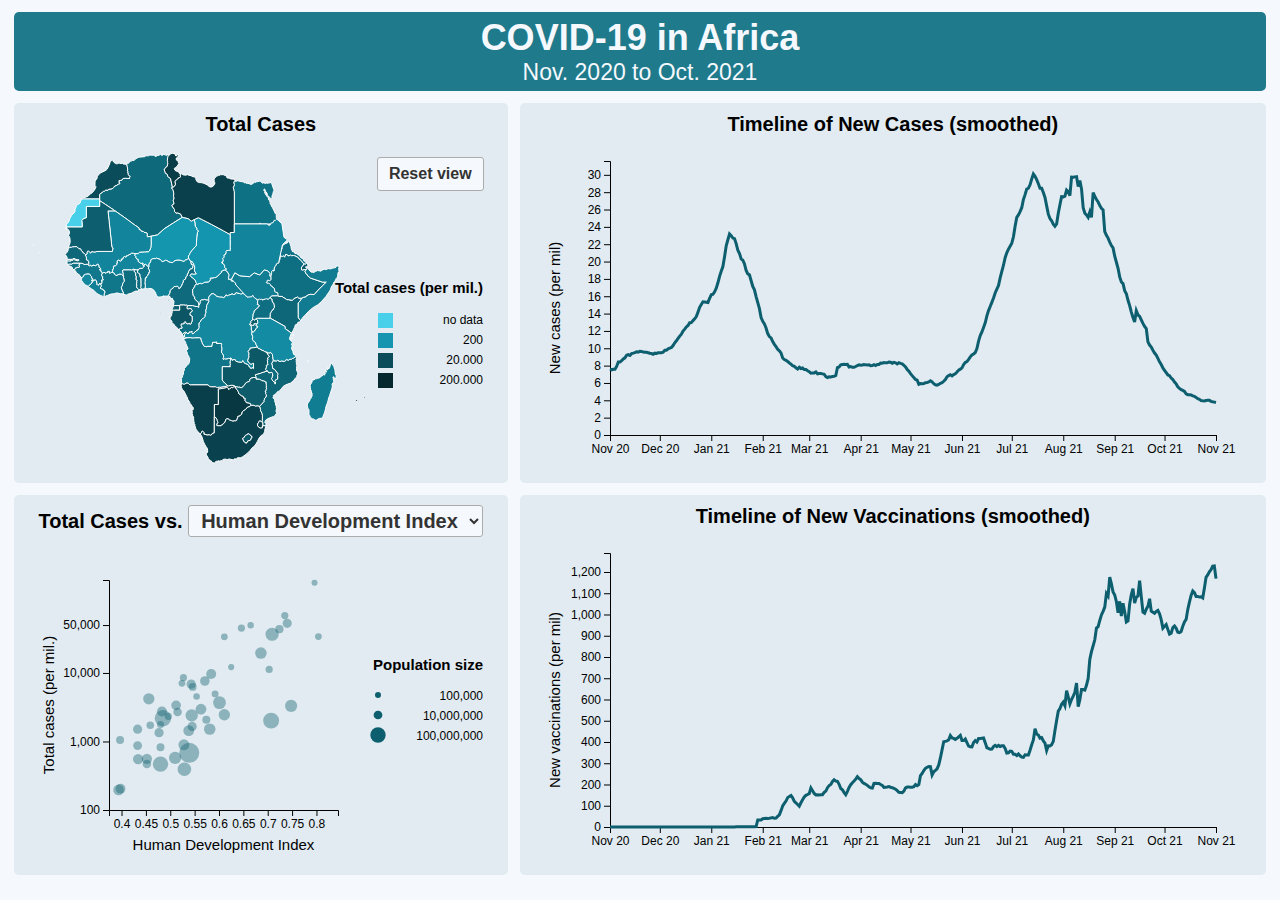
<file: index.html>
<!DOCTYPE html>
<html id="document" lang="en">
<head>
    <meta charset="UTF-8">
    <meta name="dashboard" content="width=device-width, initial-scale=1">
    <script src="d3.v6.min.js"></script>
    <link rel="stylesheet" type="text/css" href="style.css">
    <link rel="icon" type="image/x-icon" href="data/favicon.ico">
</head>

<body>
   <div class="banner">
        <h1>COVID-19 in Africa</h1>
        <p>Nov. 2020 to Oct. 2021</p>
    </div>

    <div class="container">
        <div class="column" id="left_col">
            <div class="row" id="left_row1">
                <h2>Total Cases</h2>
                <button type="button" id="resetButton">Reset view</button> 
                <script src="view_ul.js"></script>
            </div>
            <div class="row" id="left_row2" align="center">
                <h2 id="corr_header">Total Cases vs.
                    <select name="corr_variables" id="dropCorrVar" align="centre">
                        <option value="human_development_index">Human Development Index</option>
                        <option value="gdp_per_capita">GDP per Capita</option>
                        <option value="extreme_poverty">Extreme Poverty</option>
                        <option value="handwashing_facilities">Handwashing Facilities</option>
                        <option value="life_expectancy">Life Expectancy</option>
                        <option value="diabetes_prevalence">Diabetes Prevalence</option>
                    </select>
                </h2>
                <script src="view_bl.js"></script>
            </div>
        </div>

        <div class="column" id="right_col">
            <div class="row" id="right_row1">
                <h2>Timeline of New Cases (smoothed)</h2>
                <script src="view_ur.js"></script>
            </div>
            <div class="row" id="right_row2">
                <h2>Timeline of New Vaccinations (smoothed)</h2>
                <script src="view_br.js"></script>
            </div>
        </div>
    </div>  
</body>
</html>
</file>
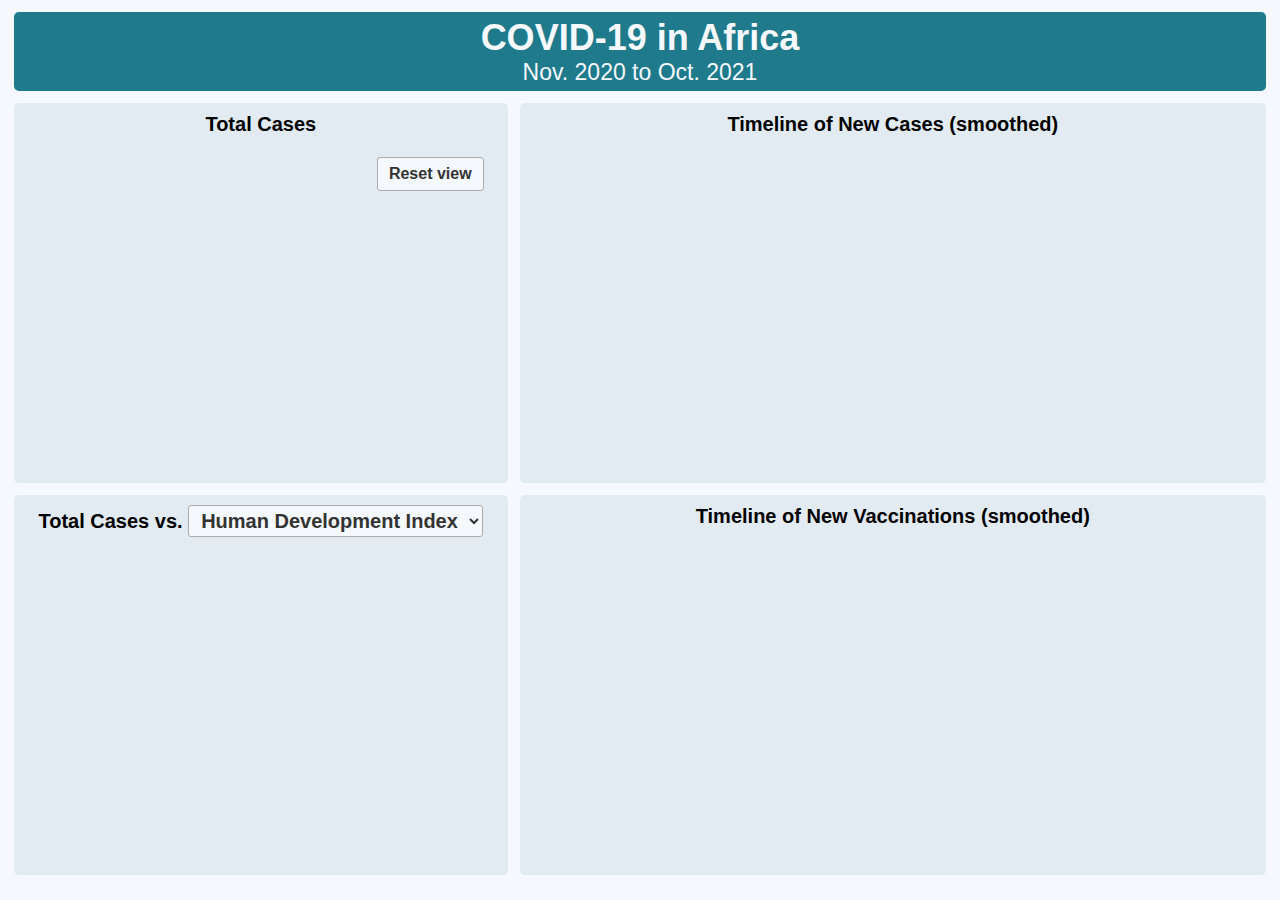
<file: dashboard/index.html>
<!DOCTYPE html>
<html id="document" lang="en">
<head>
    <meta charset="UTF-8">
    <meta name="dashboard" content="width=device-width, initial-scale=1">
    <script src="https://d3js.org/d3.v6.min.js"></script>
    <link rel="stylesheet" type="text/css" href="style.css">
    <link rel="icon" type="image/x-icon" href="../data/favicon.ico">
</head>

<body>
   <div class="banner">
        <h1>COVID-19 in Africa</h1>
        <p>Nov. 2020 to Oct. 2021</p>
    </div>

    <div class="container">
        <div class="column" id="left_col">
            <div class="row" id="left_row1">
                <h2>Total Cases</h2>
                <button type="button" id="resetButton">Reset view</button> 
                <script src="view_ul.js"></script>
            </div>
            <div class="row" id="left_row2" align="center">
                <h2 id="corr_header">Total Cases vs.
                    <select name="corr_variables" id="dropCorrVar" align="centre">
                        <option value="human_development_index">Human Development Index</option>
                        <option value="gdp_per_capita">GDP per Capita</option>
                        <option value="extreme_poverty">Extreme Poverty</option>
                        <option value="handwashing_facilities">Handwashing Facilities</option>
                        <option value="life_expectancy">Life Expectancy</option>
                        <option value="diabetes_prevalence">Diabetes Prevalence</option>
                    </select>
                </h2>
                <script src="view_bl.js"></script>
            </div>
        </div>

        <div class="column" id="right_col">
            <div class="row" id="right_row1">
                <h2>Timeline of New Cases (smoothed)</h2>
                <script src="view_ur.js"></script>
            </div>
            <div class="row" id="right_row2">
                <h2>Timeline of New Vaccinations (smoothed)</h2>
                <script src="view_br.js"></script>
            </div>
        </div>
    </div>  
</body>
</html>
</file>
<file: style.css>
/* Body */
body {
    font-family: Helvetica, "Open Sans", sans-serif;
    margin-top: 12px;
    background-color: #F5F8FC; 
}


/* Text */
h1 {
	font-size:36px;
	padding: 0px;
    margin: 0px;
	color: #F5F8FC;
}

h2 {
	padding: 0px;
    margin: 10px; 
	font-size: 20px;
	text-align: center;
}

.legendText {
	text-anchor: end;
    font-size: 15px;
    font-weight: bold
}

p {
    margin: 0px;
	font-size: 10px;
	color: #F5F8FC;
}


/* Dashboard banner */
.banner {
	padding: 5px;
	margin: 6px;
    border-radius: 5px;
	background-color: #1F7A8C;
    text-align: center;
}

.banner p {
	margin-bottom:0px;
	font-size:23px;
}


/* Grid for plots */
.container {
    width: auto;
	margin: 0px;
}

.row svg {
	width: 100%;
	height: 85%;
} 

.column {
	float: left;
	flex: 1;
	position: relative;
}

#left_col {
	width: 40%;
}

#right_col {
	width: 60%;
}

.row {
	display: flex;
	flex-wrap: wrap;
	height: calc(50vh - 70px);
	background-color: #1f7a8c18;
	border-radius: 5px;
	margin: 6px;
	margin-bottom: 12px;
	justify-content: center;
}


/* Axis */
.axis {
	font-size: 12px
}

.axisLabel {
	text-anchor: middle;
	font-size: 15px;
}


/* Drop down menu & reset button */
#dropCorrVar, #resetButton {
	font: inherit;
	padding: 3px 8px;
	border: 1px solid #ababab;
	border-radius: 3px;
	color: #333333;
	background-color: #F5F8FC;
	cursor: pointer;
}

#resetButton {
	font-weight: bold;
	position: absolute;
	padding: 7px;
	padding-left: 11px;
	padding-right: 11px;
	top: 60px;
	right: 30px;
}

.rectBehindText {
	fill: rgb(62, 61, 61);
	/* opacity: 0.6; */
	rx: 1px;
}
</file>
<file: dashboard/style.css>
/* Body */
body {
    font-family: Helvetica, "Open Sans", sans-serif;
    margin-top: 12px;
    background-color: #F5F8FC; 
}


/* Text */
h1 {
	font-size:36px;
	padding: 0px;
    margin: 0px;
	color: #F5F8FC;
}

h2 {
	padding: 0px;
    margin: 10px; 
	font-size: 20px;
	text-align: center;
}

.legendText {
	text-anchor: end;
    font-size: 15px;
    font-weight: bold
}

p {
    margin: 0px;
	font-size: 10px;
	color: #F5F8FC;
}


/* Dashboard banner */
.banner {
	padding: 5px;
	margin: 6px;
    border-radius: 5px;
	background-color: #1F7A8C;
    text-align: center;
}

.banner p {
	margin-bottom:0px;
	font-size:23px;
}


/* Grid for plots */
.container {
    width: auto;
	margin: 0px;
}

.row svg {
	width: 100%;
	height: 85%;
} 

.column {
	float: left;
	flex: 1;
	position: relative;
}

#left_col {
	width: 40%;
}

#right_col {
	width: 60%;
}

.row {
	display: flex;
	flex-wrap: wrap;
	height: calc(50vh - 70px);
	background-color: #1f7a8c18;
	border-radius: 5px;
	margin: 6px;
	margin-bottom: 12px;
	justify-content: center;
}


/* Axis */
.axis {
	font-size: 12px
}

.axisLabel {
	text-anchor: middle;
	font-size: 15px;
}


/* Drop down menu & reset button */
#dropCorrVar, #resetButton {
	font: inherit;
	padding: 3px 8px;
	border: 1px solid #ababab;
	border-radius: 3px;
	color: #333333;
	background-color: #F5F8FC;
	cursor: pointer;
}

#resetButton {
	font-weight: bold;
	position: absolute;
	padding: 7px;
	padding-left: 11px;
	padding-right: 11px;
	top: 60px;
	right: 30px;
}

.rectBehindText {
	fill: rgb(62, 61, 61);
	/* opacity: 0.6; */
	rx: 1px;
}
</file>
